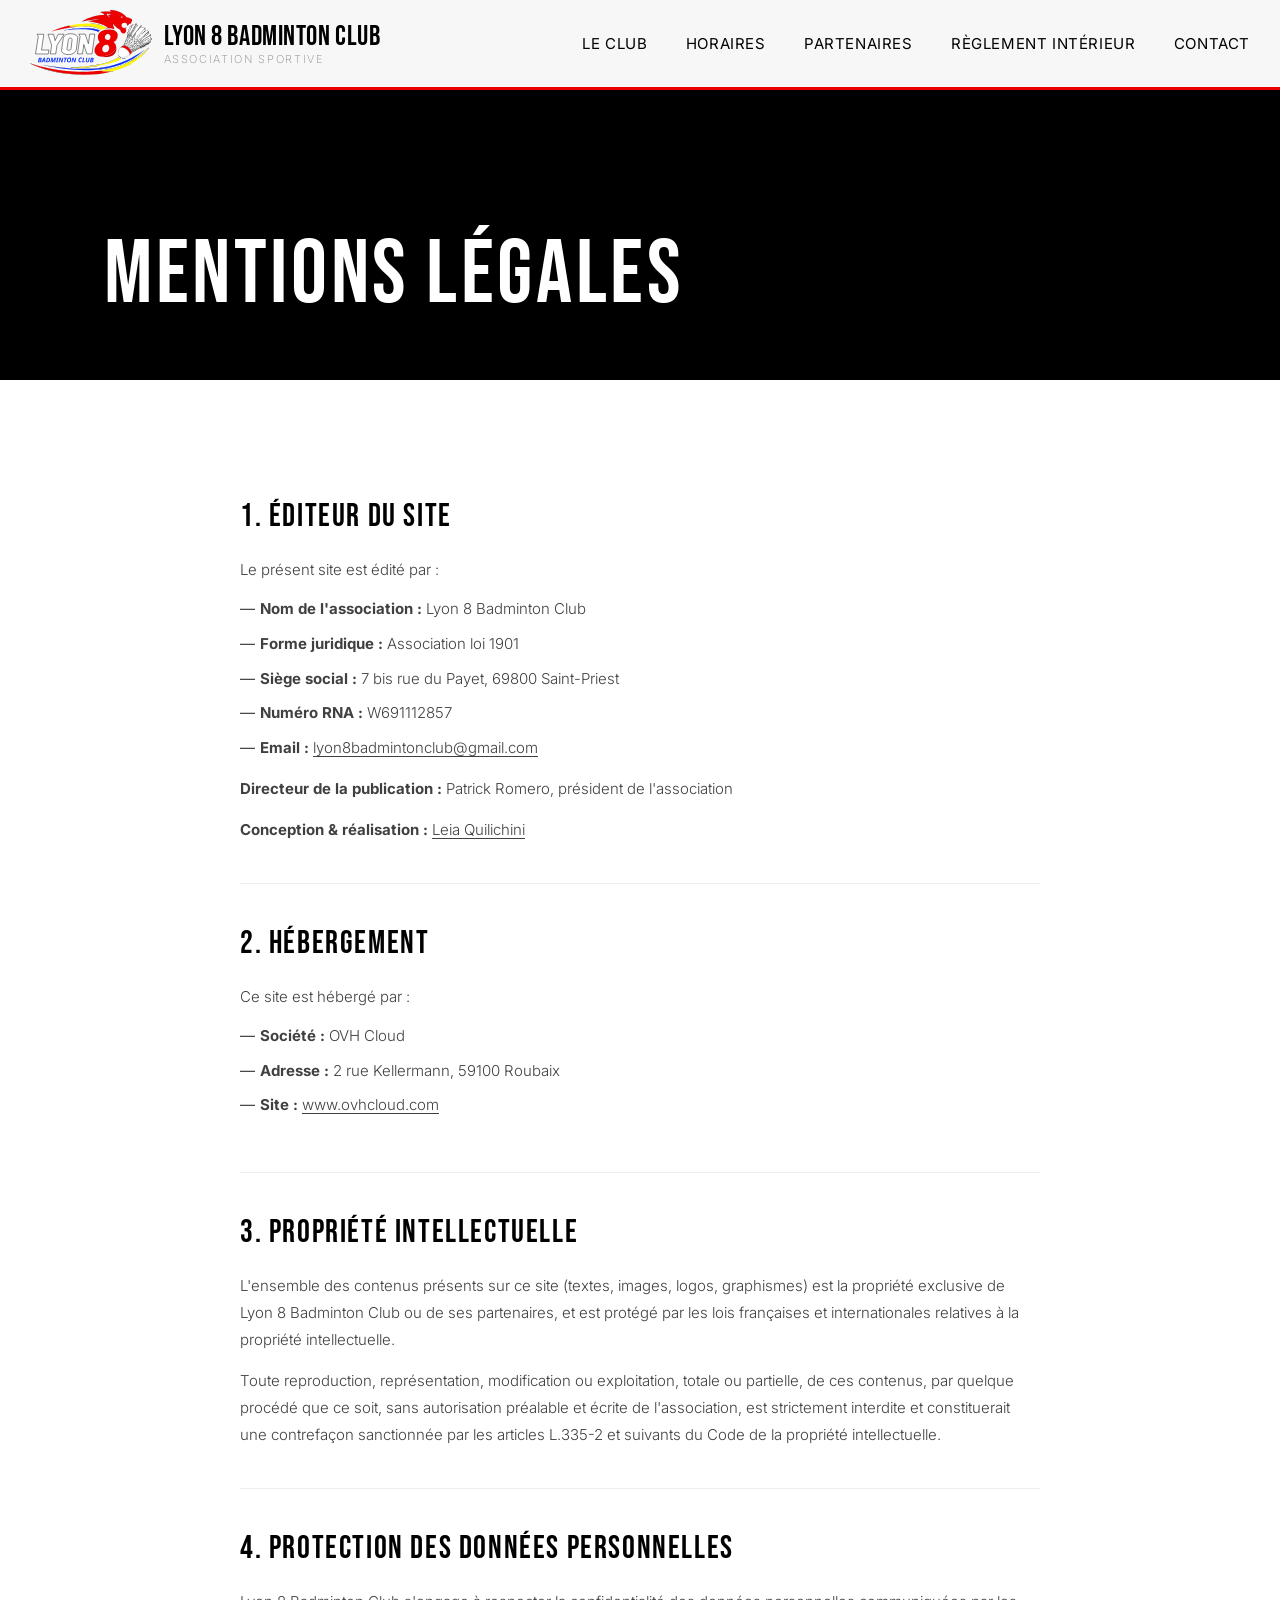
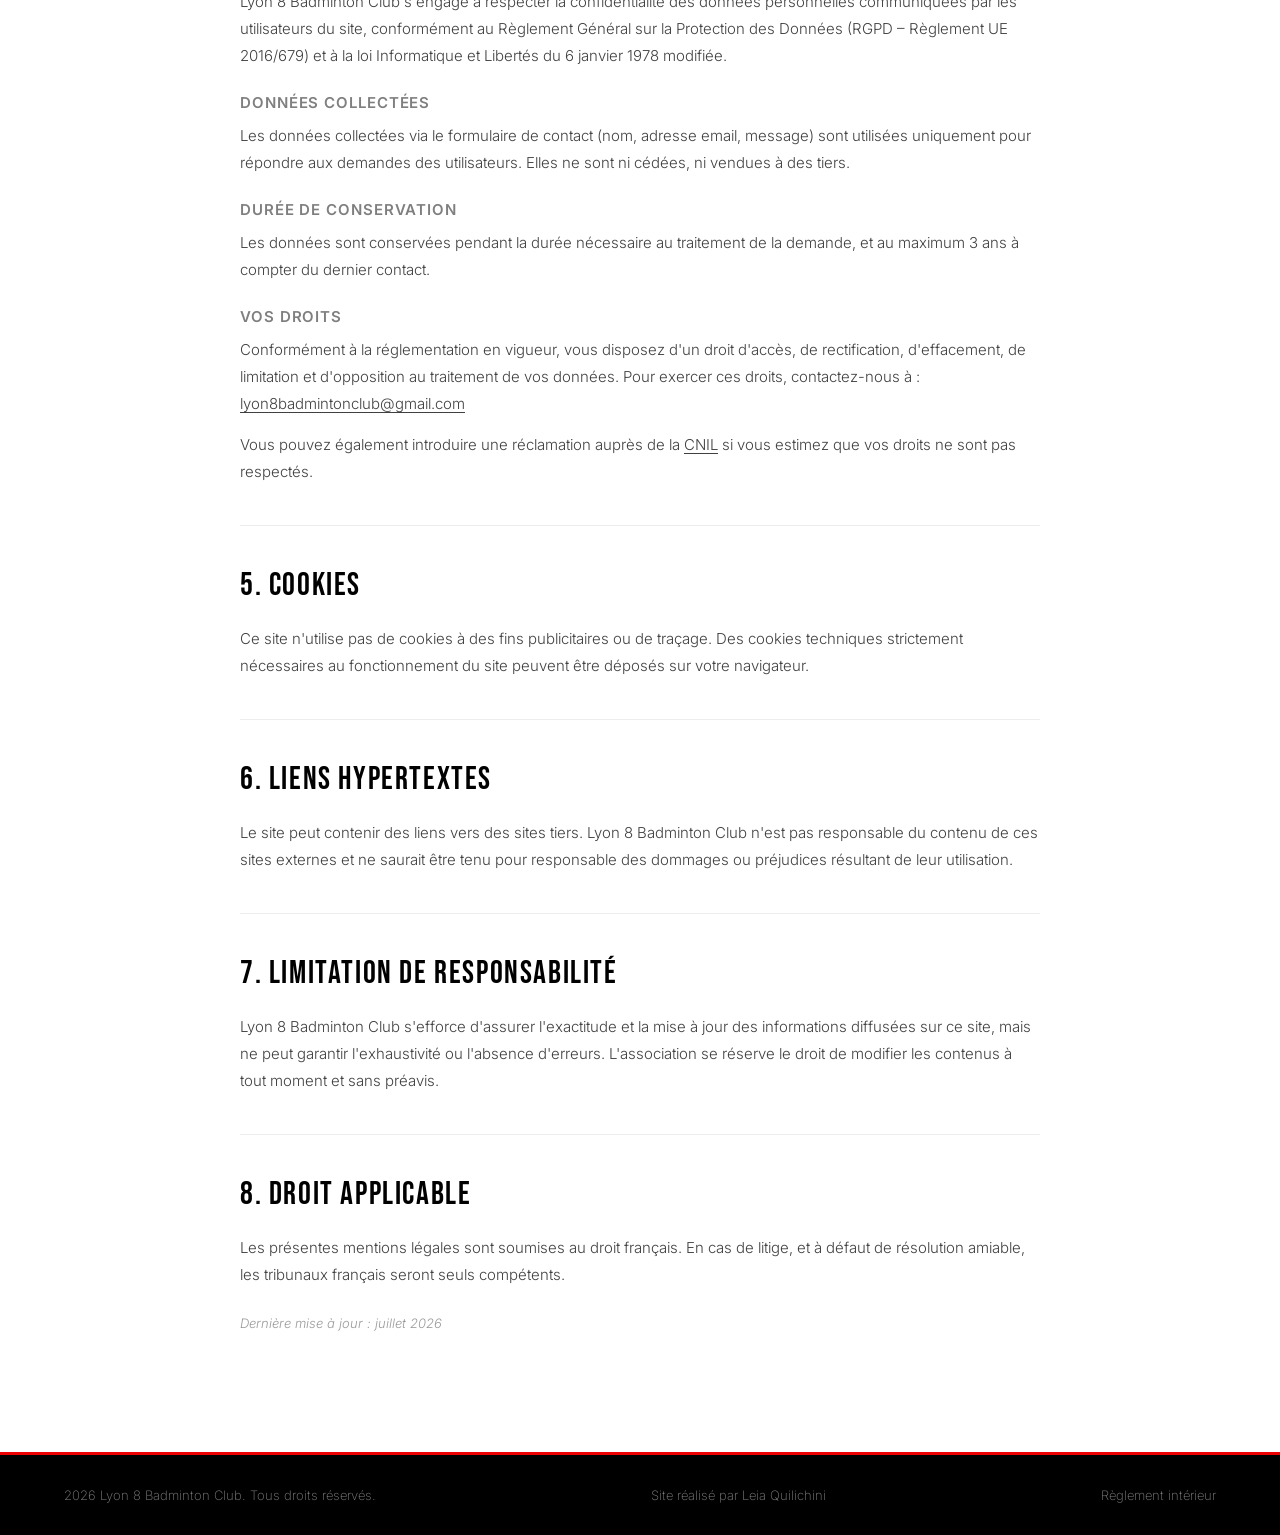
<file: mentions-legales.html>
<!DOCTYPE html>
<html lang="fr">

<head>
    <meta charset="UTF-8" />
    <meta name="viewport" content="width=device-width, initial-scale=1.0" />
    <title>Mentions légales – Lyon 8 Badminton Club</title>
    <link rel="stylesheet" href="style.css" />
    <link rel="stylesheet" href="pages.css" />
    <link rel="icon" type="image/svg+xml" href="images/VOLANT.svg">
    <link rel="icon" type="image/png" href="images/VOLANT.png">
    <link rel="preconnect" href="https://fonts.googleapis.com" />
    <link rel="preconnect" href="https://fonts.gstatic.com" crossorigin />
    <link href="https://fonts.googleapis.com/css2?family=Bebas+Neue&family=Inter:wght@200;400;500;600;700&display=swap"
        rel="stylesheet" />
</head>

<body>

    <!-- HEADER -->
    <header class="header">
        <div class="header__brand">
            <img src="images/LogoClair1.svg" alt="Logo" class="logo" />
            <div class="header__logo">
                <a href="index.html">
                    <span class="header__logo-name">Lyon 8 Badminton Club</span>
                    <span class="header__logo-sub">Association Sportive</span>
                </a>
            </div>
        </div>
        <nav class="header__nav">
            <a href="index.html#club" class="nav-btn">Le Club</a>
            <a href="index.html#horaires" class="nav-btn">Horaires</a>
            <!-- <a href="index.html#tarifs" class="nav-btn">Tarifs</a> -->
            <a href="index.html#sponsor" class="nav-btn">Partenaires</a>
            <a href="reglement-interieur.html" class="nav-btn">Règlement intérieur</a>
            <a href="index.html#contact" class="nav-btn">Contact</a>
        </nav>
    </header>

    <!-- HERO PAGE -->
    <div class="page-hero">
        <div class="page-hero__inner">
            <span class="section__tag">Légal</span>
            <h1 class="page-hero__title">Mentions légales</h1>
        </div>
    </div>

    <!-- CONTENU -->
    <main class="page-content">

        <article class="legal-article">

            <section class="legal-section">
                <h2>1. Éditeur du site</h2>
                <p>Le présent site est édité par :</p>
                <ul>
                    <li><strong>Nom de l'association :</strong> Lyon 8 Badminton Club</li>
                    <li><strong>Forme juridique :</strong> Association loi 1901</li>
                    <li><strong>Siège social :</strong> 7 bis rue du Payet, 69800 Saint-Priest</li>
                    <li><strong>Numéro RNA :</strong> W691112857</li>
                    <li><strong>Email :</strong> <a
                            href="mailto:lyon8badmintonclub@gmail.com">lyon8badmintonclub@gmail.com</a></li>
                </ul>
                <p><strong>Directeur de la publication :</strong> Patrick Romero, président de l'association</p>
                <p><strong>Conception & réalisation :</strong> <a href="https://leiaquilichini.fr" target="_blank"
                        rel="noopener">Leia Quilichini</a></p>
            </section>

            <section class="legal-section">
                <h2>2. Hébergement</h2>
                <p>Ce site est hébergé par :</p>
                <ul>
                    <li><strong>Société :</strong> OVH Cloud</li>
                    <li><strong>Adresse :</strong> 2 rue Kellermann, 59100 Roubaix</li>
                    <li><strong>Site :</strong> <a href="https://www.ovhcloud.com/fr/" target="_blank"
                            rel="noopener">www.ovhcloud.com</a></li>
                </ul>
            </section>

            <section class="legal-section">
                <h2>3. Propriété intellectuelle</h2>
                <p>L'ensemble des contenus présents sur ce site (textes, images, logos, graphismes) est la propriété
                    exclusive de Lyon 8 Badminton Club ou de ses partenaires, et est protégé par les lois françaises et
                    internationales relatives à la propriété intellectuelle.</p>
                <p>Toute reproduction, représentation, modification ou exploitation, totale ou partielle, de ces
                    contenus, par quelque procédé que ce soit, sans autorisation préalable et écrite de l'association,
                    est strictement interdite et constituerait une contrefaçon sanctionnée par les articles L.335-2 et
                    suivants du Code de la propriété intellectuelle.</p>
            </section>

            <section class="legal-section">
                <h2>4. Protection des données personnelles</h2>
                <p>Lyon 8 Badminton Club s'engage à respecter la confidentialité des données personnelles communiquées
                    par les utilisateurs du site, conformément au Règlement Général sur la Protection des Données (RGPD
                    – Règlement UE 2016/679) et à la loi Informatique et Libertés du 6 janvier 1978 modifiée.</p>
                <h3>Données collectées</h3>
                <p>Les données collectées via le formulaire de contact (nom, adresse email, message) sont utilisées
                    uniquement pour répondre aux demandes des utilisateurs. Elles ne sont ni cédées, ni vendues à des
                    tiers.</p>
                <h3>Durée de conservation</h3>
                <p>Les données sont conservées pendant la durée nécessaire au traitement de la demande, et au maximum 3
                    ans à compter du dernier contact.</p>
                <h3>Vos droits</h3>
                <p>Conformément à la réglementation en vigueur, vous disposez d'un droit d'accès, de rectification,
                    d'effacement, de limitation et d'opposition au traitement de vos données. Pour exercer ces droits,
                    contactez-nous à : <a href="mailto:lyon8badmintonclub@gmail.com">lyon8badmintonclub@gmail.com</a>
                </p>
                <p>Vous pouvez également introduire une réclamation auprès de la <a href="https://www.cnil.fr"
                        target="_blank" rel="noopener">CNIL</a> si vous estimez que vos droits ne sont pas respectés.
                </p>
            </section>

            <section class="legal-section">
                <h2>5. Cookies</h2>
                <p>Ce site n'utilise pas de cookies à des fins publicitaires ou de traçage. Des cookies techniques
                    strictement nécessaires au fonctionnement du site peuvent être déposés sur votre navigateur.</p>
            </section>

            <section class="legal-section">
                <h2>6. Liens hypertextes</h2>
                <p>Le site peut contenir des liens vers des sites tiers. Lyon 8 Badminton Club n'est pas responsable du
                    contenu de ces sites externes et ne saurait être tenu pour responsable des dommages ou préjudices
                    résultant de leur utilisation.</p>
            </section>

            <section class="legal-section">
                <h2>7. Limitation de responsabilité</h2>
                <p>Lyon 8 Badminton Club s'efforce d'assurer l'exactitude et la mise à jour des informations diffusées
                    sur ce site, mais ne peut garantir l'exhaustivité ou l'absence d'erreurs. L'association se réserve
                    le droit de modifier les contenus à tout moment et sans préavis.</p>
            </section>

            <section class="legal-section">
                <h2>8. Droit applicable</h2>
                <p>Les présentes mentions légales sont soumises au droit français. En cas de litige, et à défaut de
                    résolution amiable, les tribunaux français seront seuls compétents.</p>
                <p class="legal-date">Dernière mise à jour : juillet 2026</p>
            </section>

        </article>

    </main>

    <!-- FOOTER -->
    <footer class="footer">
        <span>2026 Lyon 8 Badminton Club. Tous droits réservés.</span>
        <span class="footer__credit">Site réalisé par <a href="https://leiaquilichini.fr" target="_blank"
                rel="noopener">Leia Quilichini</a></span>
        <div class="footer__links">
            <a href="reglement-interieur.html">Règlement intérieur</a>
        </div>
    </footer>

</body>

</html>
</file>
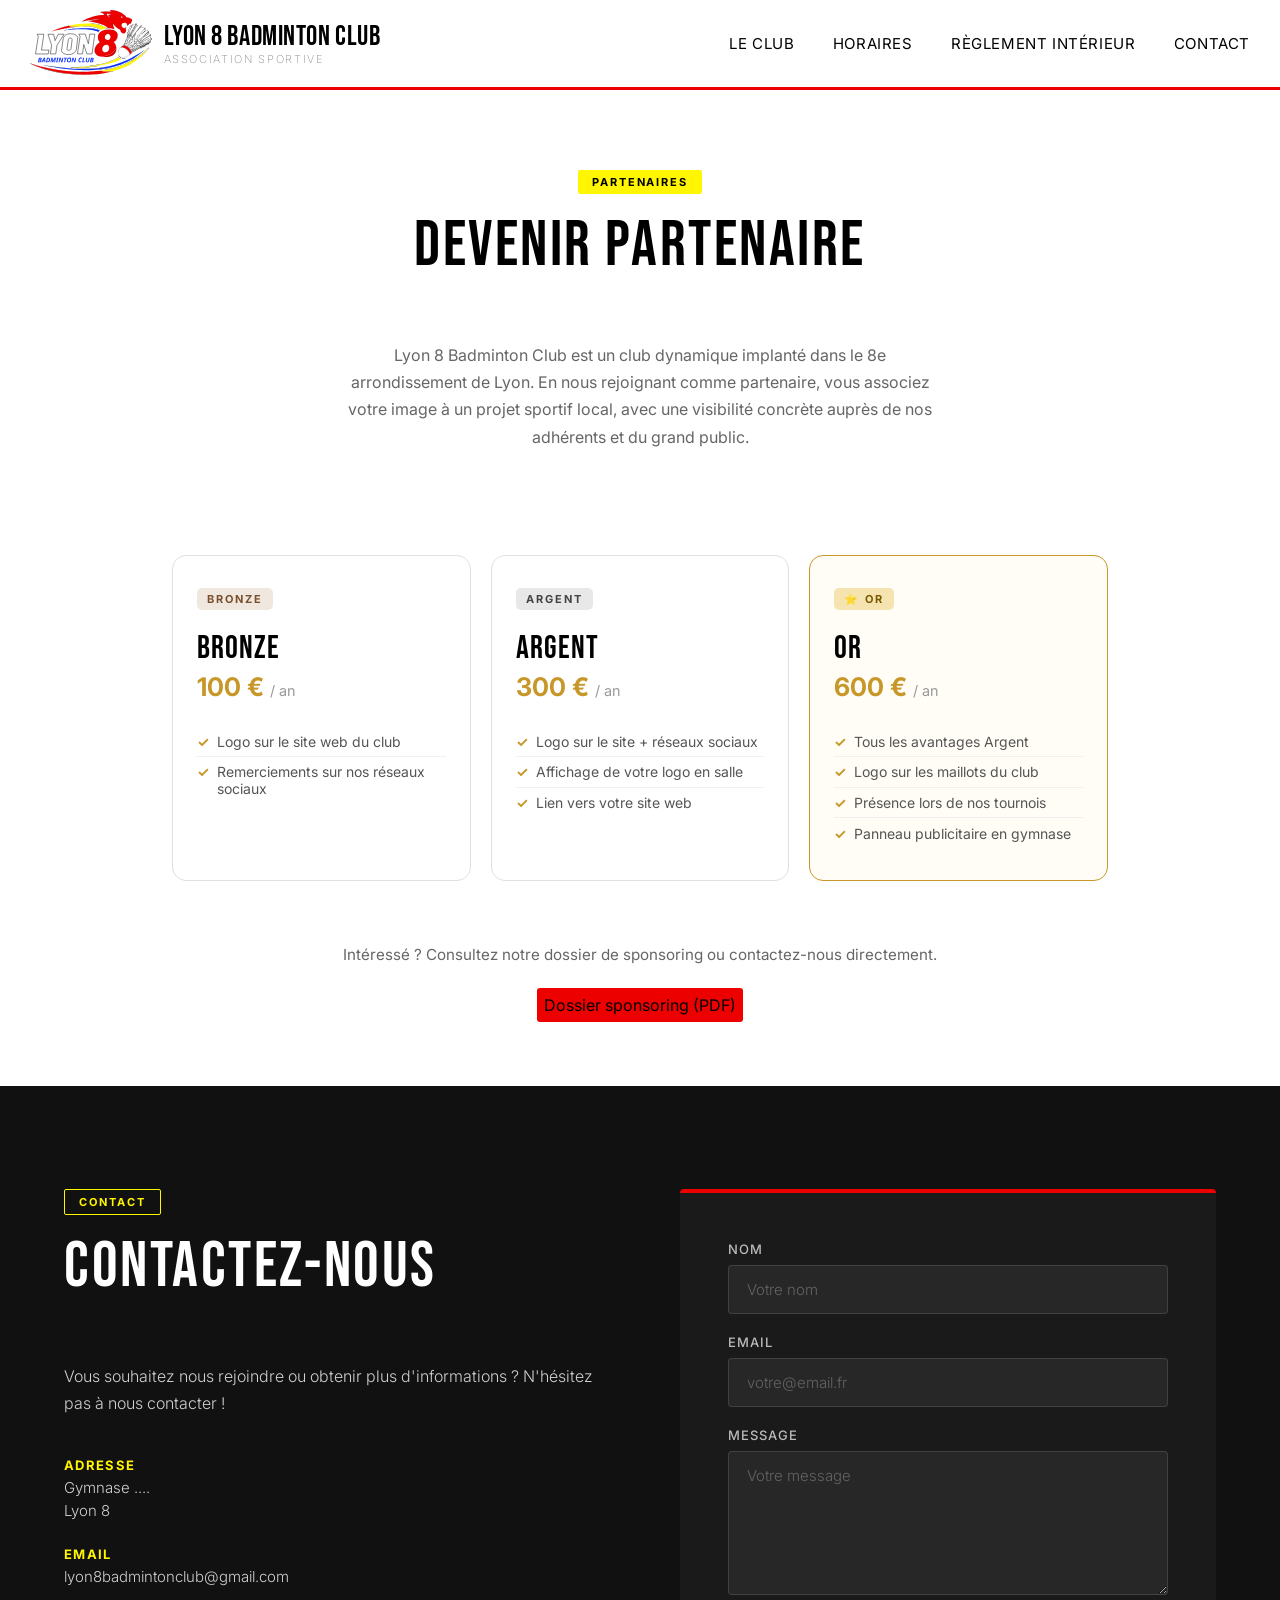
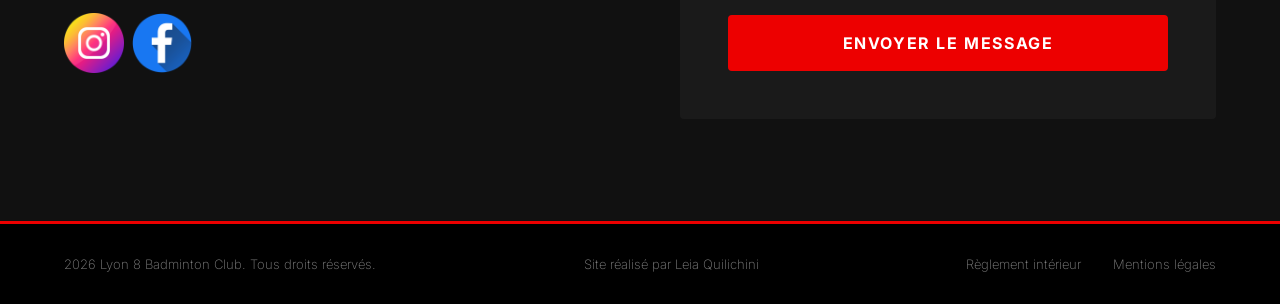
<file: partenaires.html>
<!DOCTYPE html>
<html lang="fr">

<head>
    <meta charset="UTF-8" />
    <meta name="viewport" content="width=device-width, initial-scale=1.0" />
    <title>Devenir partenaire – Lyon 8 Badminton Club</title>
    <link rel="stylesheet" href="style.css" />
    <link rel="stylesheet" href="pages.css" />
    <link rel="icon" type="image/svg+xml" href="images/VOLANT.svg">
    <link rel="icon" type="image/png" href="images/VOLANT.png">
    <link rel="preconnect" href="https://fonts.googleapis.com" />
    <link rel="preconnect" href="https://fonts.gstatic.com" crossorigin />
    <link href="https://fonts.googleapis.com/css2?family=Bebas+Neue&family=Inter:wght@200;400;500;600;700&display=swap"
        rel="stylesheet" />

</head>

<body>
    <header class="header">
        <div class="header__brand">
            <img src="images/LogoClair1.svg" alt="Logo" class="logo" />
            <div class="header__logo">
                <a href="index.html">
                    <span class="header__logo-name">Lyon 8 Badminton Club</span>
                    <span class="header__logo-sub">Association Sportive</span>
                </a>
            </div>
        </div>
        <nav class="header__nav">
            <a href="index.html#club" class="nav-btn">Le Club</a>
            <a href="index.html#horaires" class="nav-btn">Horaires</a>
            <!-- <a href="index.html#tarifs" class="nav-btn">Tarifs</a> -->
            <a href="reglement-interieur.html" class="nav-btn">Règlement intérieur</a>
            <a href="index.html#contact" class="nav-btn">Contact</a>
        </nav>
    </header>


    <main>
        <div class="partenaires-hero">
            <div class="section__tag">Partenaires</div>
            <h1 class="section__title">Devenir partenaire</h1>
            <p class="partenaires-intro">
                Lyon 8 Badminton Club est un club dynamique implanté dans le 8e arrondissement de Lyon.
                En nous rejoignant comme partenaire, vous associez votre image à un projet sportif local, avec une
                visibilité concrète auprès de nos adhérents
                et du grand public.
            </p>
        </div>

        <div class="tiers-grid">

            <div class="tier-card">
                <span class="tier-badge tier-badge--bronze">Bronze</span>
                <div class="tier-name">Bronze</div>
                <div class="tier-price">100 € <span>/ an</span></div>
                <ul class="tier-features">
                    <li>Logo sur le site web du club</li>
                    <li>Remerciements sur nos réseaux sociaux</li>
                </ul>
            </div>

            <div class="tier-card">
                <span class="tier-badge tier-badge--silver">Argent</span>
                <div class="tier-name">Argent</div>
                <div class="tier-price">300 € <span>/ an</span></div>
                <ul class="tier-features">
                    <li>Logo sur le site + réseaux sociaux</li>
                    <li>Affichage de votre logo en salle</li>
                    <li>Lien vers votre site web</li>
                </ul>
            </div>

            <div class="tier-card tier-card--gold">
                <span class="tier-badge tier-badge--gold">⭐ Or</span>
                <div class="tier-name">Or</div>
                <div class="tier-price">600 € <span>/ an</span></div>
                <ul class="tier-features">
                    <li>Tous les avantages Argent</li>
                    <li>Logo sur les maillots du club</li>
                    <li>Présence lors de nos tournois</li>
                    <li>Panneau publicitaire en gymnase</li>
                </ul>
            </div>

        </div>

        <div class="partenaires-cta">
            <p>Intéressé ? Consultez notre dossier de sponsoring ou contactez-nous directement.</p>
            <div class="cta-group">
                <a href="fichiers/dossier_sponsoring_v2.pdf" target="_blank" class="cta-secondary">
                    Dossier sponsoring (PDF)
                </a>
            </div>
        </div>

        <!-- ===== CONTACT ===== -->
        <section class="section section--dark" id="contact">
            <div class="contact__layout">
                <div class="contact__info">
                    <div class="section__tag section__tag--light">Contact</div>
                    <h2 class="section__title section__title--light">Contactez-nous</h2>
                    <p class="contact__intro">Vous souhaitez nous rejoindre ou obtenir plus d'informations ? N'hésitez
                        pas à
                        nous contacter !</p>
                    <div class="contact__details">
                        <div class="contact__detail">
                            <strong>Adresse</strong>
                            <span>Gymnase ....<br />Lyon 8</span>
                        </div>
                        <div class="contact__detail">
                            <strong>Email</strong>
                            <a href="mailto:lyon8badmintonclub@gmail.com">
                                <span>lyon8badmintonclub@gmail.com</span>
                            </a>
                        </div>

                        <div class="contact__detail">
                            <div class="reseaux_sociaux">
                                <a target="_blank"
                                    href="https://www.instagram.com/rpat30?utm_source=ig_web_button_share_sheet&igsh=ZDNlZDc0MzIxNw==">
                                    <span><img class="logo_reseau" src="images/instagram.png" alt="instagram" /></span>

                                </a>
                                <a target="_blank"
                                    href="https://www.instagram.com/rpat30?utm_source=ig_web_button_share_sheet&igsh=ZDNlZDc0MzIxNw==">
                                    <span><img class="logo_reseau" src="images/facebook.png" alt="facebook" /></span>

                                </a>
                            </div>
                        </div>
                    </div>
                </div>
                <div class="contact__form-wrap">
                    <form class="contact__form" id="contactForm">
                        <!-- Honeypot anti-spam : invisible pour les humains -->
                        <input type="text" name="website" style="display:none" tabindex="-1" autocomplete="off" />
                        <label>
                            Nom
                            <input type="text" name="nom" placeholder="Votre nom" required />
                        </label>
                        <label>
                            Email
                            <input type="email" name="email" placeholder="votre@email.fr" required />
                        </label>
                        <label>
                            Message
                            <textarea name="message" rows="6" placeholder="Votre message" required></textarea>
                        </label>
                        <button type="submit" class="btn-primary">Envoyer le message</button>
                        <p class="form-feedback" id="formFeedback"></p>
                    </form>
                </div>
            </div>
        </section>
    </main>

    <footer class="footer">
        <span>2026 Lyon 8 Badminton Club. Tous droits réservés.</span>
        <span class="footer__credit">Site réalisé par <a href="https://leiaquilichini.fr" target="_blank"
                rel="noopener">Leia Quilichini</a></span>
        <div class="footer__links">
            <a href="reglement-interieur.html">Règlement intérieur</a>
            <a href="mentions-legales.html">Mentions légales</a>
        </div>
    </footer>

</body>

</html>
</file>
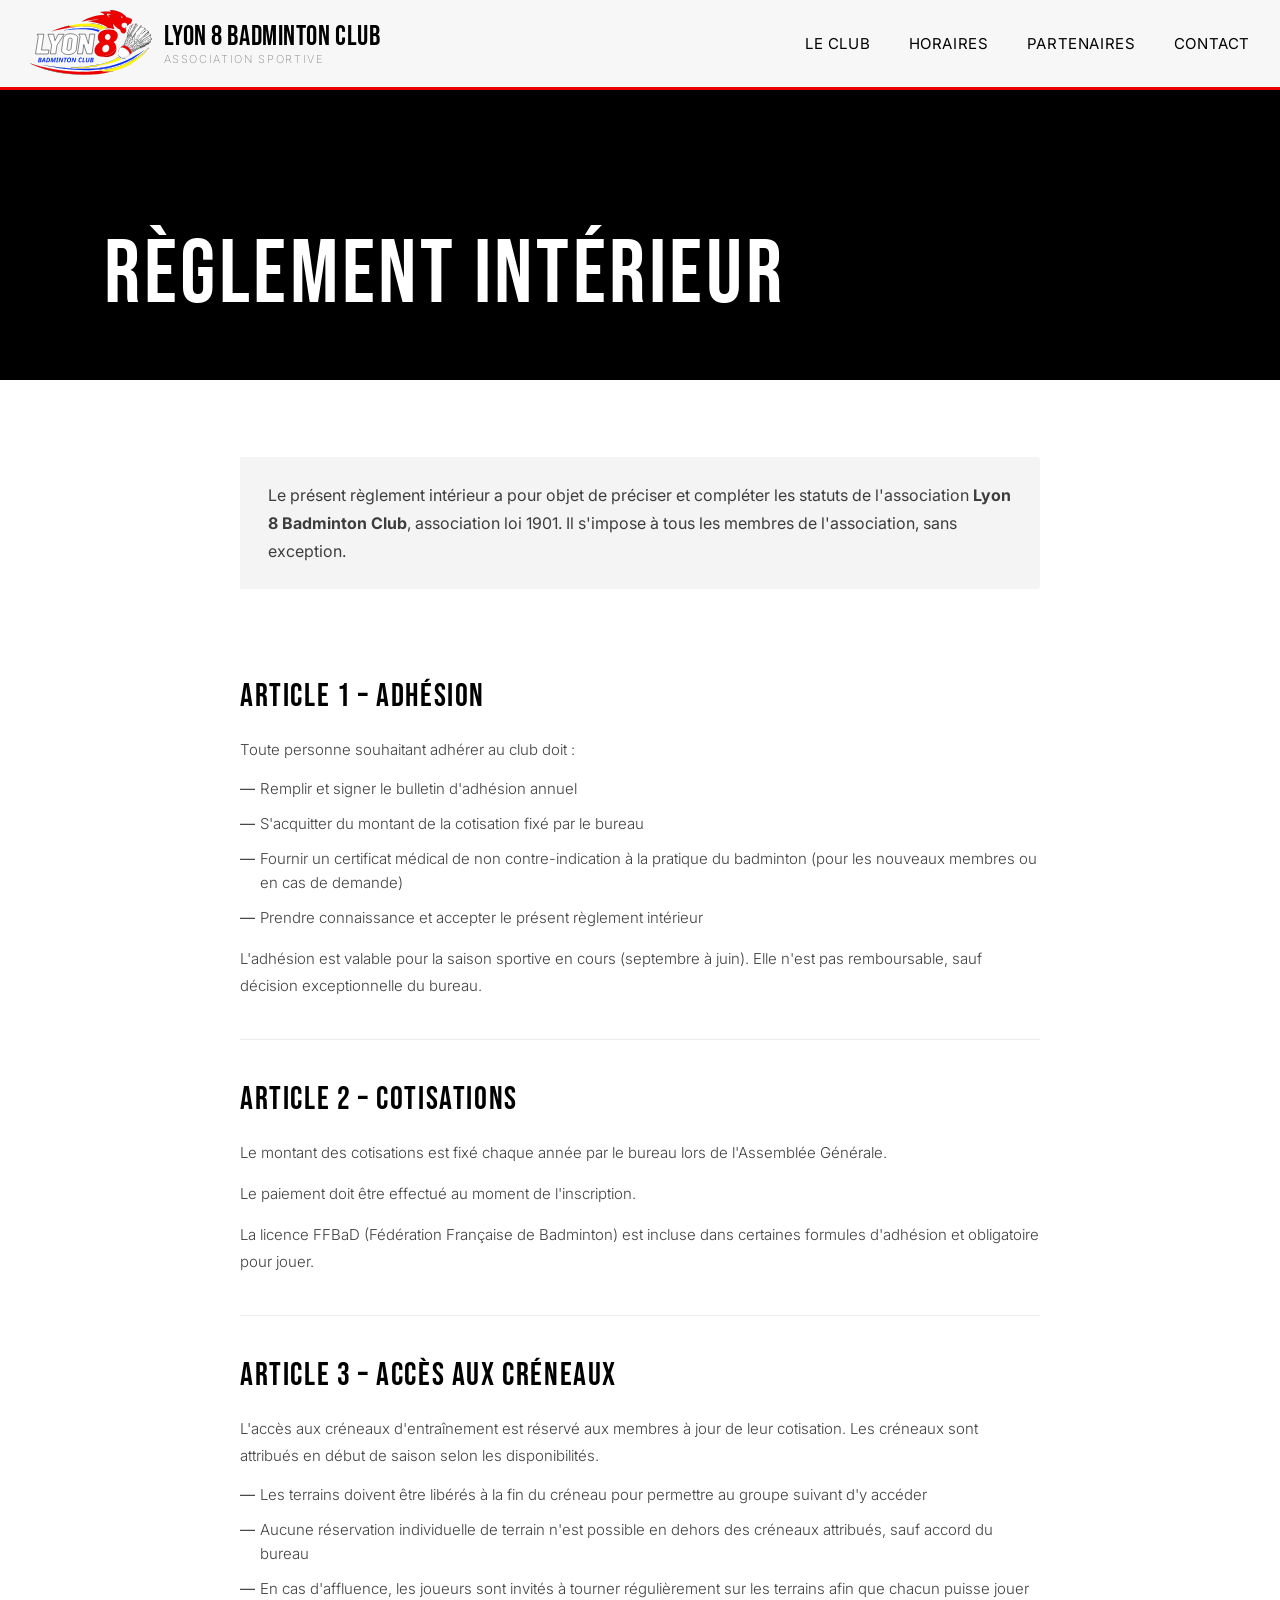
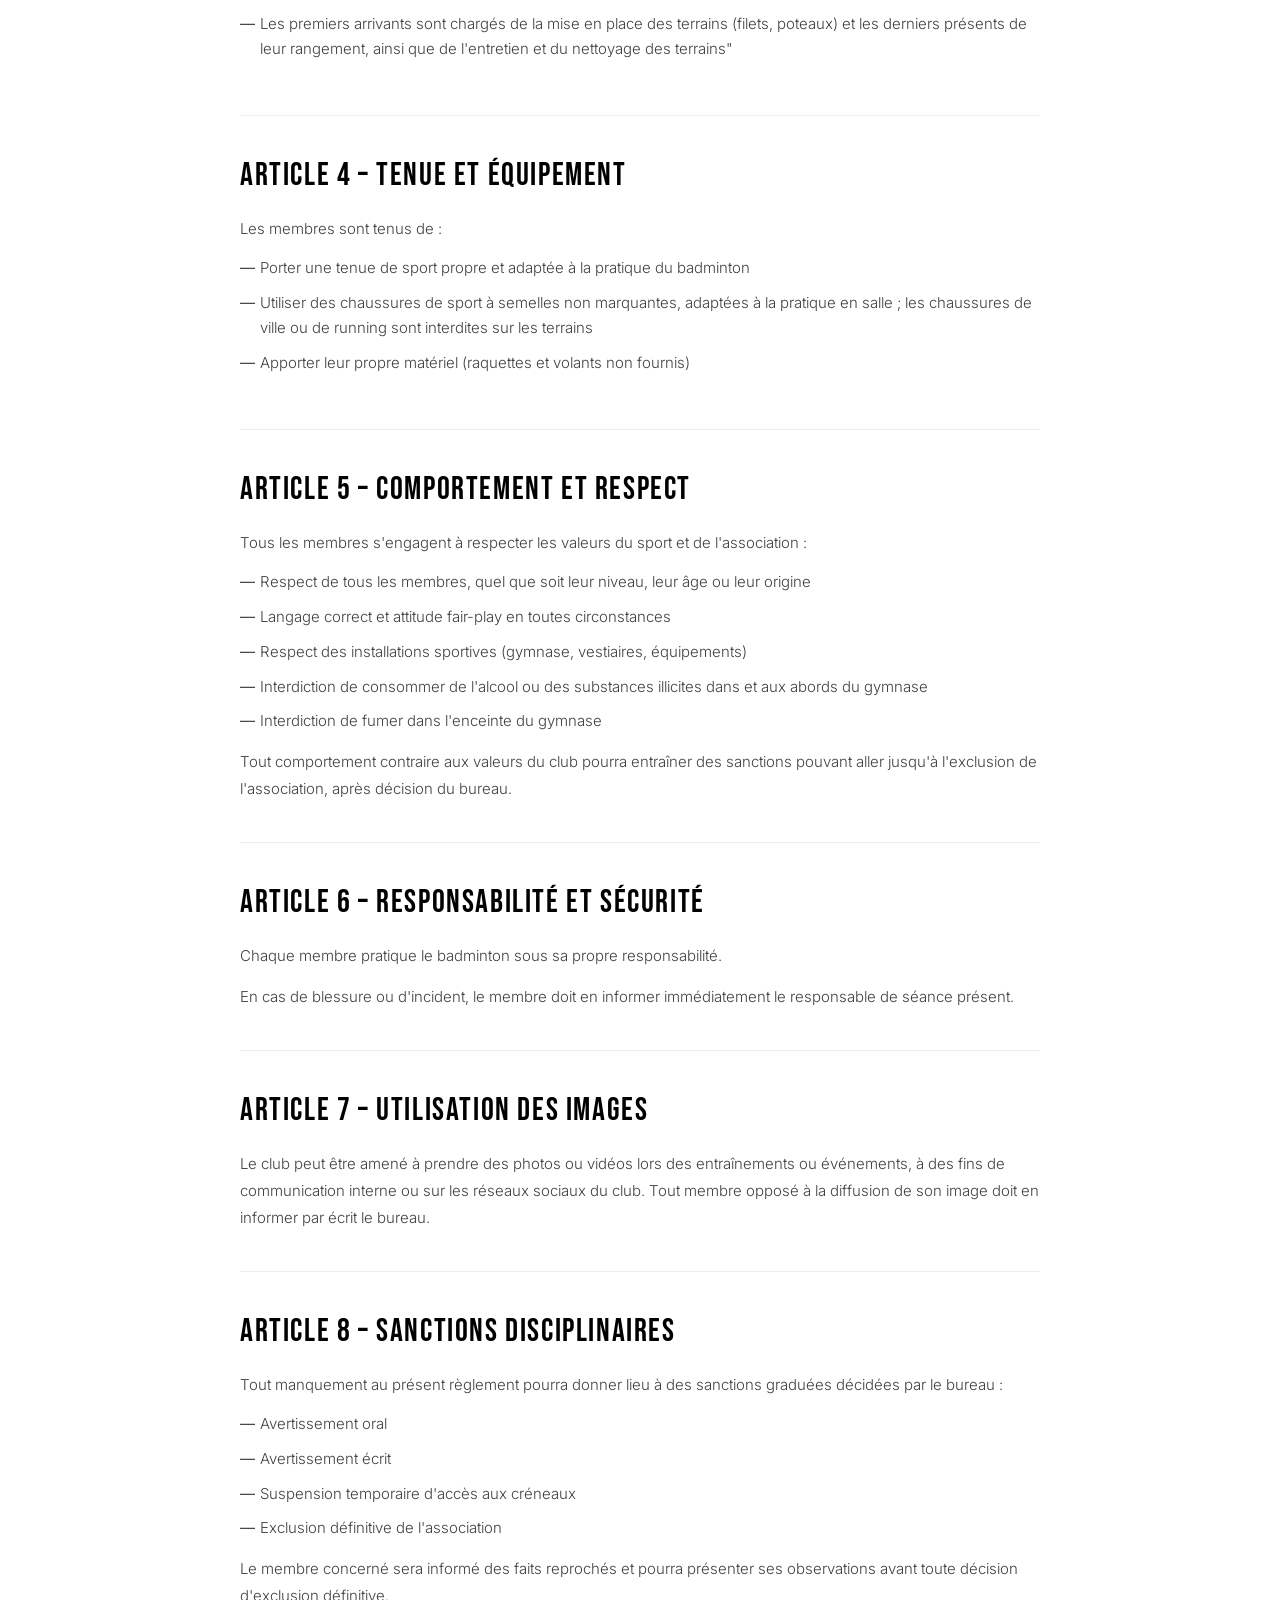
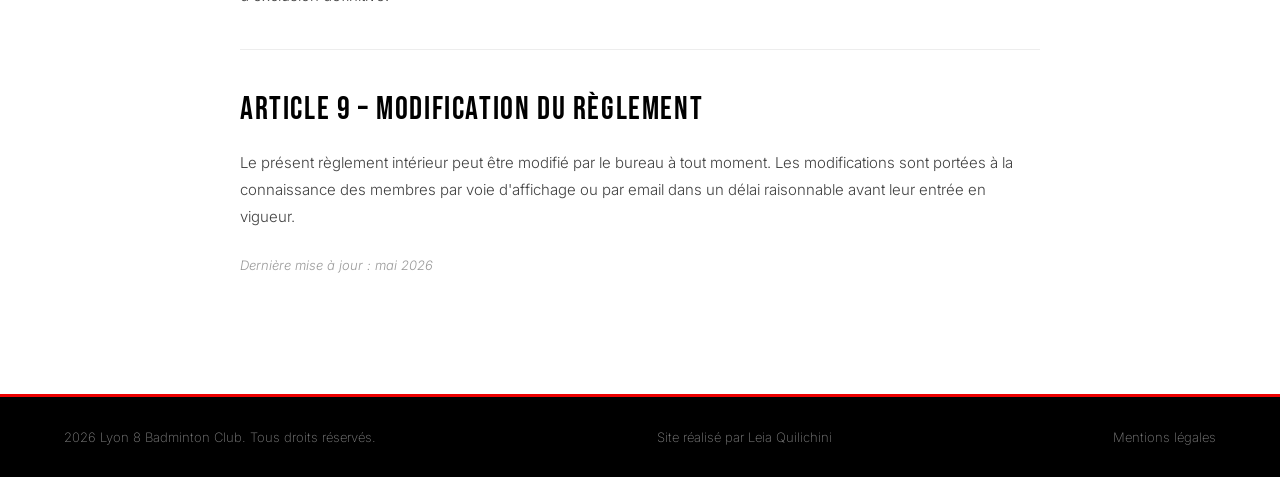
<file: reglement-interieur.html>
<!DOCTYPE html>
<html lang="fr">

<head>
    <meta charset="UTF-8" />
    <meta name="viewport" content="width=device-width, initial-scale=1.0" />
    <title>Règlement intérieur – Lyon 8 Badminton Club</title>
    <link rel="stylesheet" href="style.css" />
    <link rel="stylesheet" href="pages.css" />
    <link rel="icon" type="image/svg+xml" href="images/VOLANT.svg">
    <link rel="icon" type="image/png" href="images/VOLANT.png">
    <link rel="preconnect" href="https://fonts.googleapis.com" />
    <link rel="preconnect" href="https://fonts.gstatic.com" crossorigin />
    <link href="https://fonts.googleapis.com/css2?family=Bebas+Neue&family=Inter:wght@200;400;500;600;700&display=swap"
        rel="stylesheet" />
</head>

<body>

    <!-- HEADER -->
    <header class="header">
        <div class="header__brand">
            <img src="images/LogoClair1.svg" alt="Logo" class="logo" />
            <div class="header__logo">
                <a href="index.html">
                    <span class="header__logo-name">Lyon 8 Badminton Club</span>
                    <span class="header__logo-sub">Association Sportive</span>
                </a>
            </div>
        </div>
        <nav class="header__nav">
            <a href="index.html#club" class="nav-btn">Le Club</a>
            <a href="index.html#horaires" class="nav-btn">Horaires</a>
            <!-- <a href="index.html#tarifs" class="nav-btn">Tarifs</a> -->
            <a href="index.html#sponsor" class="nav-btn">Partenaires</a>
            <a href="index.html#contact" class="nav-btn">Contact</a>
        </nav>
    </header>

    <!-- HERO PAGE -->
    <div class="page-hero">
        <div class="page-hero__inner">
            <span class="section__tag">Documents officiels</span>
            <h1 class="page-hero__title">Règlement intérieur</h1>
        </div>
    </div>

    <!-- CONTENU -->
    <main class="page-content">

        <article class="legal-article">

            <div class="legal-preamble">
                <p>Le présent règlement intérieur a pour objet de préciser et compléter les statuts de l'association
                    <strong>Lyon 8 Badminton Club</strong>, association loi 1901. Il s'impose à tous les membres de
                    l'association, sans exception.
                </p>
            </div>

            <section class="legal-section">
                <h2>Article 1 – Adhésion</h2>
                <p>Toute personne souhaitant adhérer au club doit :</p>
                <ul>
                    <li>Remplir et signer le bulletin d'adhésion annuel</li>
                    <li>S'acquitter du montant de la cotisation fixé par le bureau</li>
                    <li>Fournir un certificat médical de non contre-indication à la pratique du badminton (pour les
                        nouveaux membres ou en cas de demande)</li>
                    <li>Prendre connaissance et accepter le présent règlement intérieur</li>
                </ul>
                <p>L'adhésion est valable pour la saison sportive en cours (septembre à juin). Elle n'est pas
                    remboursable, sauf décision exceptionnelle du bureau.</p>
            </section>

            <section class="legal-section">
                <h2>Article 2 – Cotisations</h2>
                <p>Le montant des cotisations est fixé chaque année par le bureau lors de l'Assemblée Générale.
                </p>
                <p>Le paiement doit être effectué au moment de l'inscription.</p>
                <p>La licence FFBaD (Fédération Française de Badminton) est incluse dans certaines formules d'adhésion
                    et obligatoire pour jouer.</p>
            </section>

            <section class="legal-section">
                <h2>Article 3 – Accès aux créneaux</h2>
                <p>L'accès aux créneaux d'entraînement est réservé aux membres à jour de leur cotisation. Les créneaux
                    sont attribués en début de saison selon les disponibilités.</p>
                <ul>
                    <li>Les terrains doivent être libérés à la fin du créneau pour permettre au groupe suivant d'y
                        accéder</li>
                    <li>Aucune réservation individuelle de terrain n'est possible en dehors des créneaux attribués, sauf
                        accord du bureau</li>
                    <li>En cas d'affluence, les joueurs sont invités à tourner régulièrement sur les terrains afin que
                        chacun puisse jouer</li>
                    <li>Les premiers arrivants sont chargés de la mise en place des terrains (filets, poteaux) et les
                        derniers présents de leur rangement, ainsi que de l'entretien et du nettoyage des
                        terrains"</li>
                </ul>
            </section>

            <section class="legal-section">
                <h2>Article 4 – Tenue et équipement</h2>
                <p>Les membres sont tenus de :</p>
                <ul>
                    <li>Porter une tenue de sport propre et adaptée à la pratique du badminton</li>
                    <li>Utiliser des chaussures de sport à semelles non marquantes, adaptées à la pratique en salle ;
                        les chaussures de ville ou de running sont interdites sur les terrains</li>
                    <li>Apporter leur propre matériel (raquettes et volants non fournis)</li>
                </ul>
            </section>

            <section class="legal-section">
                <h2>Article 5 – Comportement et respect</h2>
                <p>Tous les membres s'engagent à respecter les valeurs du sport et de l'association :</p>
                <ul>
                    <li>Respect de tous les membres, quel que soit leur niveau, leur âge ou leur origine</li>
                    <li>Langage correct et attitude fair-play en toutes circonstances</li>
                    <li>Respect des installations sportives (gymnase, vestiaires, équipements)</li>
                    <li>Interdiction de consommer de l'alcool ou des substances illicites dans et aux abords du gymnase
                    </li>
                    <li>Interdiction de fumer dans l'enceinte du gymnase</li>
                </ul>
                <p>Tout comportement contraire aux valeurs du club pourra entraîner des sanctions pouvant aller jusqu'à
                    l'exclusion de l'association, après décision du bureau.</p>
            </section>

            <section class="legal-section">
                <h2>Article 6 – Responsabilité et sécurité</h2>
                <p>Chaque membre pratique le badminton sous sa propre responsabilité.</p>
                <p>En cas de blessure ou d'incident, le membre doit en informer immédiatement le responsable de séance
                    présent.</p>
            </section>

            <section class="legal-section">
                <h2>Article 7 – Utilisation des images</h2>
                <p>Le club peut être amené à prendre des photos ou vidéos lors des entraînements ou événements, à des
                    fins de communication interne ou sur les réseaux sociaux du club. Tout membre opposé à la diffusion
                    de son image doit en informer par écrit le bureau.</p>
            </section>

            <section class="legal-section">
                <h2>Article 8 – Sanctions disciplinaires</h2>
                <p>Tout manquement au présent règlement pourra donner lieu à des sanctions graduées décidées par le
                    bureau :</p>
                <ul>
                    <li>Avertissement oral</li>
                    <li>Avertissement écrit</li>
                    <li>Suspension temporaire d'accès aux créneaux</li>
                    <li>Exclusion définitive de l'association</li>
                </ul>
                <p>Le membre concerné sera informé des faits reprochés et pourra présenter ses observations avant toute
                    décision d'exclusion définitive.</p>
            </section>

            <section class="legal-section">
                <h2>Article 9 – Modification du règlement</h2>
                <p>Le présent règlement intérieur peut être modifié par le bureau à tout moment. Les modifications sont
                    portées à la connaissance des membres par voie d'affichage ou par email dans un délai raisonnable
                    avant leur entrée en vigueur.</p>
                <p class="legal-date">Dernière mise à jour : mai 2026</p>
            </section>

        </article>

    </main>

    <!-- FOOTER -->
    <footer class="footer">
        <span>2026 Lyon 8 Badminton Club. Tous droits réservés.</span>
        <span class="footer__credit">Site réalisé par <a href="https://leiaquilichini.fr" target="_blank"
                rel="noopener">Leia Quilichini</a></span>
        <div class="footer__links">
            <a href="mentions-legales.html">Mentions légales</a>
        </div>
    </footer>

</body>

</html>
</file>
<file: style.css>
/* =============================================
   VARIABLES & RESET
   ============================================= */
:root {
    --red: #ED0000;
    --blue: #0630FF;
    --yellow: #FFF600;
    --black: #000;
    --white: #fff;
    --grey: #f4f4f4;
    --dark: #111;
    --dark-card: #1a1a1a;
    --text-muted: rgba(255, 255, 255, 0.8);
    --text-muted-dark: rgba(0, 0, 0, 0.45);

    --font-display: 'Bebas Neue', sans-serif;
    --font-body: 'Inter', sans-serif;

    --header-h: 90px;
    --section-pad: clamp(60px, 8vw, 120px);
    --radius: 4px;
    --transition: 0.3s ease;
}

*,
*::before,
*::after {
    box-sizing: border-box;
    margin: 0;
    padding: 0;
}

html {
    scroll-behavior: smooth;
}

body {
    font-family: var(--font-body);
    color: var(--black);
    background: var(--white);
    overflow-x: hidden;
}

img {
    display: block;
    width: 100%;
    height: 100%;
    object-fit: cover;
}

a {
    color: inherit;
    text-decoration: none;
}

ul {
    list-style: none;
}

/* =============================================
   HEADER
   ============================================= */
.header {
    position: fixed;
    top: 0;
    left: 0;
    right: 0;
    height: var(--header-h);
    display: flex;
    align-items: center;
    justify-content: space-between;
    padding: 0 clamp(20px, 5vw, 30px);
    background: rgba(255, 255, 255, 0.97);
    backdrop-filter: blur(10px);
    border-bottom: 3px solid var(--red);
    z-index: 100;
}

.header__brand {
    display: flex;
    align-items: center;
    gap: 12px;
}

.logo {
    height: 75px;
    width: auto;
    display: block;
    flex-shrink: 0;
}

.header__logo {
    display: flex;
    flex-direction: column;
    line-height: 1.1;
}

.header__logo-name {
    font-family: var(--font-display);
    font-size: clamp(18px, 2.2vw, 28px);
    letter-spacing: 0.02em;
    color: var(--black);
}

.header__logo-sub {
    font-size: 11px;
    font-weight: 200;
    letter-spacing: 0.15em;
    text-transform: uppercase;
    color: var(--text-muted-dark);
}

.header__nav {
    display: flex;
    gap: clamp(16px, 3vw, 40px);
    align-items: center;
}

.nav-btn {
    background: none;
    border: none;
    font-family: var(--font-body);
    font-size: 15px;
    font-weight: 500;
    cursor: pointer;
    color: var(--black);
    padding: 6px 0;
    position: relative;
    transition: color var(--transition);
    letter-spacing: 0.04em;
    text-transform: uppercase;
}

.nav-btn::after {
    content: '';
    position: absolute;
    bottom: 0;
    left: 0;
    width: 0;
    height: 2px;
    background: var(--red);
    transition: width var(--transition);
}

.nav-btn:hover {
    color: var(--red);
}

.nav-btn:hover::after {
    width: 100%;
}

.header__burger {
    display: none;
    flex-direction: column;
    gap: 5px;
    background: none;
    border: none;
    cursor: pointer;
    padding: 4px;
}

.header__burger span {
    display: block;
    width: 24px;
    height: 2px;
    background: var(--black);
    transition: var(--transition);
}

/* =============================================
   HERO
   ============================================= */
.hero {
    position: relative;
    height: 100vh;
    min-height: 600px;
    display: flex;
    align-items: center;
    justify-content: center;
    text-align: center;
    padding-top: var(--header-h);
}

.hero__bg {
    position: absolute;
    inset: 0;
}

.hero__overlay {
    position: absolute;
    inset: 0;
    background: linear-gradient(to bottom, rgba(0, 0, 0, 0.45) 0%, rgba(0, 0, 0, 0.65) 100%);
}

.hero__content {
    position: relative;
    z-index: 1;
    display: flex;
    flex-direction: column;
    align-items: center;
    gap: 40px;
}

.hero__title {
    font-family: var(--font-display);
    font-size: clamp(64px, 12vw, 160px);
    line-height: 0.9;
    color: var(--white);
    letter-spacing: 0.02em;
    text-shadow: 0 4px 30px rgba(0, 0, 0, 0.5);
}

/* =============================================
   BOUTONS
   ============================================= */
.btn-primary {
    display: inline-block;
    background: var(--red);
    color: var(--white);
    font-family: var(--font-body);
    font-size: 16px;
    font-weight: 700;
    letter-spacing: 0.1em;
    text-transform: uppercase;
    padding: 18px 48px;
    border: none;
    cursor: pointer;
    border-radius: var(--radius);
    transition: background var(--transition), transform var(--transition), box-shadow var(--transition);
}

.btn-primary:hover {
    transform: translateY(-2px);
    box-shadow: 0 8px 24px rgba(6, 48, 255, 0.3);
}

/* =============================================
   SECTIONS COMMUNES
   ============================================= */
.section {
    padding: var(--section-pad) clamp(20px, 5vw, 80px);
    scroll-margin-top: var(--header-h);
}

.section--white {
    background: var(--white);
}

.section--grey {
    background: var(--grey);
}

.section--dark {
    background: var(--dark);
}

.section__tag {
    display: inline-block;
    background: var(--yellow);
    color: var(--black);
    font-size: 11px;
    font-weight: 700;
    letter-spacing: 0.18em;
    text-transform: uppercase;
    padding: 5px 14px;
    border-radius: 2px;
    margin-bottom: 20px;
}

.section__tag--light {
    background: transparent;
    color: var(--yellow);
    border: 1px solid var(--yellow);
}

.section__title {
    font-family: var(--font-display);
    font-size: clamp(36px, 5vw, 64px);
    font-weight: 400;
    letter-spacing: 0.04em;
    margin-bottom: clamp(32px, 5vw, 64px);
    line-height: 1;
}

.section__title--light {
    color: var(--white);
}

/* =============================================
   LE CLUB
   ============================================= */
.club__layout {
    display: grid;
    grid-template-columns: 1fr 1fr;
    gap: 60px;
    align-items: center;
}

.club__text {
    display: flex;
    flex-direction: column;
    gap: 16px;
}

.club__text p {
    font-size: clamp(15px, 1.5vw, 18px);
    font-weight: 300;
    line-height: 1.8;
    color: rgba(0, 0, 0, 0.75);
}

.club__images {
    position: relative;
    height: 420px;
}

.club__img {
    position: absolute;
    border-radius: var(--radius);
    overflow: hidden;
    box-shadow: 0 12px 40px rgba(0, 0, 0, 0.15);
}

.club__img--1 {
    width: 65%;
    height: 70%;
    top: 0;
    right: 0;
}

.club__img--2 {
    width: 55%;
    height: 60%;
    bottom: 0;
    left: 0;
    border: 4px solid var(--white);
}

/* =============================================
   HORAIRES
   ============================================= */
.horaires__grid {
    display: grid;
    grid-template-columns: repeat(3, 1fr);
    gap: 24px;
}

.horaire-card {
    background: var(--white);
    border-radius: var(--radius);
    padding: 40px 32px;
    text-align: center;
    box-shadow: 0 2px 16px rgba(0, 0, 0, 0.06);
    border-top: 4px solid var(--red);
    transition: transform var(--transition), box-shadow var(--transition);
}

.horaire-card:hover {
    transform: translateY(-4px);
    box-shadow: 0 8px 32px rgba(237, 0, 0, 0.12);
}

.horaire-card__jour {
    font-family: var(--font-display);
    font-size: 32px;
    letter-spacing: 0.05em;
    margin-bottom: 12px;
    color: var(--black);
}

.horaire-card__heure {
    font-size: 20px;
    font-weight: 300;
    color: rgba(0, 0, 0, 0.65);
    margin-bottom: 16px;
}

.horaire-card__niveau {
    display: inline-block;
    background: var(--yellow);
    color: var(--black);
    font-size: 12px;
    font-weight: 700;
    letter-spacing: 0.1em;
    text-transform: uppercase;
    padding: 4px 14px;
    border-radius: 2px;
}

/* =============================================
   TARIFS
   ============================================= */
.tarifs__grid {
    display: grid;
    grid-template-columns: repeat(3, 1fr);
    gap: 24px;
    align-items: start;
}

.tarif-card {
    border: 1.5px solid rgba(0, 0, 0, 0.12);
    border-radius: var(--radius);
    padding: 40px 32px;
    text-align: center;
    transition: transform var(--transition), box-shadow var(--transition);
}

.tarif-card:hover {
    transform: translateY(-4px);
    box-shadow: 0 8px 32px rgba(0, 0, 0, 0.08);
}

.tarif-card--featured {
    border-color: var(--red);
    border-width: 2px;
    box-shadow: 0 4px 24px rgba(237, 0, 0, 0.15);
    position: relative;
    top: -12px;
}

.tarif-card__name {
    font-family: var(--font-display);
    font-size: 28px;
    letter-spacing: 0.06em;
    margin-bottom: 20px;
}

.tarif-card__price {
    margin-bottom: 28px;
    line-height: 1;
}

.tarif-card__amount {
    font-family: var(--font-display);
    font-size: 56px;
    letter-spacing: 0.02em;
    color: var(--red);
}

.tarif-card__period {
    font-size: 20px;
    color: var(--text-muted-dark);
    font-weight: 300;
}

.tarif-card__features {
    text-align: center;
    display: flex;
    flex-direction: column;
    gap: 12px;
    font-weight: 100;
}

.tarif-card__features li {
    font-size: 15px;
    font-weight: 300;
    padding-left: 18px;
    position: relative;
    color: rgba(0, 0, 0, 0.75);
}

.tarif-card__features li::before {
    content: '—';
    position: absolute;
    left: 0;
    color: var(--blue);
}

.cta-primary {
    background-color: var(--red);
    padding: 5px;
    color: var(--white);
}

/* =============================================
   CONTACT
   ============================================= */
.contact__layout {
    display: grid;
    grid-template-columns: 1fr 1fr;
    gap: 80px;
    align-items: start;
    max-width: 1200px;
    margin: 0 auto;
}

.contact__intro {
    font-size: 16px;
    line-height: 1.7;
    color: var(--text-muted);
    margin-bottom: 40px;
    font-weight: 300;
}

.contact__details {
    display: flex;
    flex-direction: column;
    gap: 24px;
}

.contact__detail{
    display: flex;
    flex-direction: column;
    gap: 4px;
}

.contact__detail strong {
    font-size: 13px;
    font-weight: 700;
    letter-spacing: 0.1em;
    text-transform: uppercase;
    color: var(--yellow);
}

.contact__detail span {
    font-size: 15px;
    font-weight: 300;
    color: var(--text-muted);
    line-height: 1.5;
}

.contact__form-wrap {
    background: var(--dark-card);
    border-radius: var(--radius);
    padding: clamp(24px, 4vw, 48px);
    border-top: 4px solid var(--red);
}

.contact__form {
    display: flex;
    flex-direction: column;
    gap: 20px;
}

.contact__form label {
    display: flex;
    flex-direction: column;
    gap: 8px;
    font-size: 13px;
    font-weight: 500;
    letter-spacing: 0.08em;
    text-transform: uppercase;
    color: rgba(255, 255, 255, 0.7);
}

.contact__form input,
.contact__form textarea {
    background: rgba(255, 255, 255, 0.06);
    border: 1px solid rgba(255, 255, 255, 0.12);
    border-radius: var(--radius);
    padding: 14px 18px;
    font-family: var(--font-body);
    font-size: 15px;
    font-weight: 300;
    color: var(--white);
    transition: border-color var(--transition);
    outline: none;
    resize: vertical;
}

.contact__form input::placeholder,
.contact__form textarea::placeholder {
    color: rgba(255, 255, 255, 0.28);
}

.contact__form input:focus,
.contact__form textarea:focus {
    border-color: var(--red);
}

.reseaux_sociaux {
    display: flex;
    flex-direction: row;
    gap: 8px;
}

.logo_reseau {
    max-height: 60px;
    width: auto;
}

/* =============================================
   FOOTER
   ============================================= */
.footer {
    background: var(--black);
    padding: 32px clamp(20px, 5vw, 80px);
    display: flex;
    align-items: center;
    justify-content: space-between;
    flex-wrap: wrap;
    gap: 16px;
    font-size: 13px;
    font-weight: 200;
    color: rgba(255, 255, 255, 0.5);
    border-top: 3px solid var(--red);
}

.footer__links {
    display: flex;
    gap: 32px;
}

.footer__links a {
    transition: color var(--transition);
}

.footer__links a:hover {
    color: var(--yellow);
}

.footer__credit a:hover {
    color: var(--yellow);
}

/* =============================================
   FORMULAIRE — feedback PHP
   ============================================= */
.form-feedback {
    font-size: 14px;
    font-weight: 400;
    padding: 12px 16px;
    border-radius: var(--radius);
    margin-top: 4px;
    display: none;
}

.form-feedback--success {
    display: block;
    background: rgba(46, 220, 233, 0.15);
    color: var(--accent);
    border: 1px solid rgba(46, 220, 233, 0.3);
}

.form-feedback--error {
    display: block;
    background: rgba(255, 80, 80, 0.12);
    color: #ff6b6b;
    border: 1px solid rgba(255, 80, 80, 0.25);
}

/* =============================================
   RESPONSIVE
   ============================================= */
@media (max-width: 900px) {
    .header__nav {
        display: none;
    }

    .header__nav.open {
        display: flex;
        flex-direction: column;
        position: fixed;
        top: var(--header-h);
        left: 0;
        right: 0;
        background: var(--white);
        padding: 24px clamp(20px, 5vw, 80px);
        border-bottom: 3px solid var(--red);
        gap: 20px;
        z-index: 99;
    }

    .header__burger {
        display: flex;
    }

    .club__layout {
        grid-template-columns: 1fr;
    }

    .club__images {
        height: 260px;
    }

    .horaires__grid,
    .tarifs__grid {
        grid-template-columns: 1fr;
    }

    .tarif-card--featured {
        top: 0;
    }

    .contact__layout {
        grid-template-columns: 1fr;
        gap: 40px;
    }

    .footer {
        flex-direction: column;
        text-align: center;
    }
}

/* =============================================
   ANIMATIONS AU SCROLL
   ============================================= */
.fade-in {
    opacity: 0;
    transform: translateY(20px);
    transition: opacity 0.5s ease, transform 0.5s ease;
}

.fade-in.visible {
    opacity: 1;
    transform: translateY(0);
}

.horaire-card:nth-child(2) {
    transition-delay: 0.1s;
}

.horaire-card:nth-child(3) {
    transition-delay: 0.2s;
}

.tarif-card:nth-child(2) {
    transition-delay: 0.1s;
}

.tarif-card:nth-child(3) {
    transition-delay: 0.2s;
}
</file>
<file: pages.css>
/* =============================================
   PAGES INTÉRIEURES — pages.css
   Complète style.css pour les pages légales et partenaires
   ============================================= */
:root {
    --red: #ED0000;
    --blue: #0630FF;
    --yellow: #FFF600;
    --black: #000;
    --white: #fff;
    --grey: #f4f4f4;
    --dark: #111;
    --dark-card: #1a1a1a;
    --text-muted: rgba(255, 255, 255, 0.8);
    --text-muted-dark: rgba(0, 0, 0, 0.45);

    --font-display: 'Bebas Neue', sans-serif;
    --font-body: 'Inter', sans-serif;

    --header-h: 90px;
    --section-pad: clamp(60px, 8vw, 120px);
    --radius: 4px;
    --transition: 0.3s ease;
}

/* Logo cliquable dans le header */
.header__logo a {
    text-decoration: none;
    color: inherit;
    display: flex;
    flex-direction: column;
    line-height: 1.1;
}

/* Nav avec liens <a> au lieu de <button> */
.header__nav .nav-btn {
    display: inline-block;
    font-size: 15px;
    font-weight: 400;
    color: var(--black);
    padding: 6px 0;
    position: relative;
    transition: color var(--transition);
    text-decoration: none;
}

/* =============================================
   HERO PAGE INTÉRIEURE
   ============================================= */
.page-hero {
    padding-top: var(--header-h);
    background: var(--black);
    padding-bottom: 60px;
}

.page-hero__inner {
    padding: clamp(40px, 6vw, 80px) clamp(20px, 5vw, 80px) 0;
    max-width: 1200px;
    margin: 0 auto;
}

.page-hero__title {
    font-family: var(--font-display);
    font-size: clamp(48px, 7vw, 96px);
    font-weight: 400;
    color: var(--white);
    letter-spacing: 0.04em;
    line-height: 1;
    margin-top: 20px;
}

.page-hero .section__tag {
    background: transparent;
    color: var(--accent);
    border: 1px solid var(--accent);
}

/* =============================================
   CONTENU LÉGAL
   ============================================= */
.page-content {
    background: var(--white);
    padding: clamp(40px, 6vw, 80px) clamp(20px, 5vw, 80px);
}

.legal-article {
    max-width: 800px;
    margin: 0 auto;
}

/* Préambule */
.legal-preamble {
    background: var(--grey);
    border-left: 4px solid var(--accent);
    padding: 24px 28px;
    border-radius: 0 var(--radius) var(--radius) 0;
    margin-bottom: 48px;
}

.legal-preamble p {
    font-size: 16px;
    line-height: 1.75;
    color: rgba(0, 0, 0, 0.75);
}

/* Sections */
.legal-section {
    padding: 40px 0;
    border-bottom: 1px solid rgba(0, 0, 0, 0.07);
}

.legal-section:last-child {
    border-bottom: none;
}

.legal-section h2 {
    font-family: var(--font-display);
    font-size: clamp(22px, 3vw, 32px);
    font-weight: 400;
    letter-spacing: 0.05em;
    color: var(--black);
    margin-bottom: 20px;
}

.legal-section h3 {
    font-size: 15px;
    font-weight: 600;
    letter-spacing: 0.06em;
    text-transform: uppercase;
    color: rgba(0, 0, 0, 0.5);
    margin: 24px 0 10px;
}

.legal-section p {
    font-size: 15px;
    font-weight: 300;
    line-height: 1.8;
    color: rgba(0, 0, 0, 0.75);
    margin-bottom: 14px;
}

.legal-section p:last-child {
    margin-bottom: 0;
}

.legal-section ul {
    margin: 14px 0 14px 0;
    display: flex;
    flex-direction: column;
    gap: 10px;
}

.legal-section ul li {
    font-size: 15px;
    font-weight: 300;
    line-height: 1.65;
    color: rgba(0, 0, 0, 0.75);
    padding-left: 20px;
    position: relative;
}

.legal-section ul li::before {
    content: '—';
    position: absolute;
    left: 0;
    color: var(--accent-dark);
    font-weight: 400;
}

.legal-section a {
    color: var(--accent-dark);
    text-decoration: underline;
    text-underline-offset: 3px;
    transition: color var(--transition);
}

.legal-section a:hover {
    color: var(--black);
}

.legal-date {
    margin-top: 24px !important;
    font-size: 13px !important;
    color: rgba(0, 0, 0, 0.4) !important;
    font-style: italic;
}


.partenaires-hero {
    margin-top: var(--header-h);
    padding: 5rem 2rem 3rem;
    text-align: center;
}

.partenaires-intro {
    max-width: 600px;
    margin: 0 auto 3.5rem;
    color: var(--color-muted, #666);
    font-size: 1rem;
    line-height: 1.7;
}

.tiers-grid {
    display: grid;
    grid-template-columns: repeat(auto-fit, minmax(220px, 1fr));
    gap: 1.25rem;
    max-width: 1000px;
    margin: 0 auto 3rem;
    padding: 0 2rem;
}

.tier-card {
    border: 1.5px solid #e0e0e0;
    border-radius: 14px;
    padding: 2rem 1.5rem;
    display: flex;
    flex-direction: column;
    transition: transform 0.2s, box-shadow 0.2s;
}

.tier-card:hover {
    transform: translateY(-4px);
    box-shadow: 0 8px 24px rgba(0, 0, 0, 0.08);
}

.tier-card--gold {
    border-color: #c8972a;
    background: #fffdf5;
}

.tier-badge {
    display: inline-block;
    font-size: 11px;
    font-weight: 700;
    letter-spacing: 2px;
    text-transform: uppercase;
    padding: 4px 10px;
    border-radius: 5px;
    margin-bottom: 1.2rem;
    align-self: flex-start;
}

.tier-badge--bronze {
    background: #f0e8df;
    color: #7a4f2d;
}

.tier-badge--silver {
    background: #e8e8e8;
    color: #444;
}

.tier-badge--gold {
    background: #f5e4b0;
    color: #7a5a00;
}

.tier-badge--platine {
    background: #1a1a2e;
    color: #fff;
}

.tier-name {
    font-family: 'Bebas Neue', sans-serif;
    font-size: 2rem;
    letter-spacing: 1px;
    margin: 0 0 0.2rem;
}

.tier-price {
    font-size: 1.6rem;
    font-weight: 700;
    color: #c8972a;
    margin-bottom: 1.5rem;
}

.tier-price span {
    font-size: 0.9rem;
    font-weight: 400;
    color: #999;
}

.tier-features {
    list-style: none;
    padding: 0;
    margin: 0;
    flex: 1;
}

.tier-features li {
    font-size: 0.875rem;
    color: #555;
    padding: 0.4rem 0;
    border-bottom: 1px solid #f0f0f0;
    display: flex;
    align-items: flex-start;
    gap: 8px;
}

.tier-features li:last-child {
    border-bottom: none;
}

.tier-features li::before {
    content: '✓';
    color: #c8972a;
    font-weight: 700;
    flex-shrink: 0;
}

.partenaires-cta {
    text-align: center;
    padding: 1rem 2rem 4rem;
}

.partenaires-cta p {
    color: #666;
    margin-bottom: 1.5rem;
    font-size: 0.95rem;
}

.cta-group {
    display: flex;
    gap: 1rem;
    justify-content: center;
    flex-wrap: wrap;
}

.cta-group a {
    background-color: var(--red);
    padding : 7px;
    border-radius: 3px;
}
</file>
